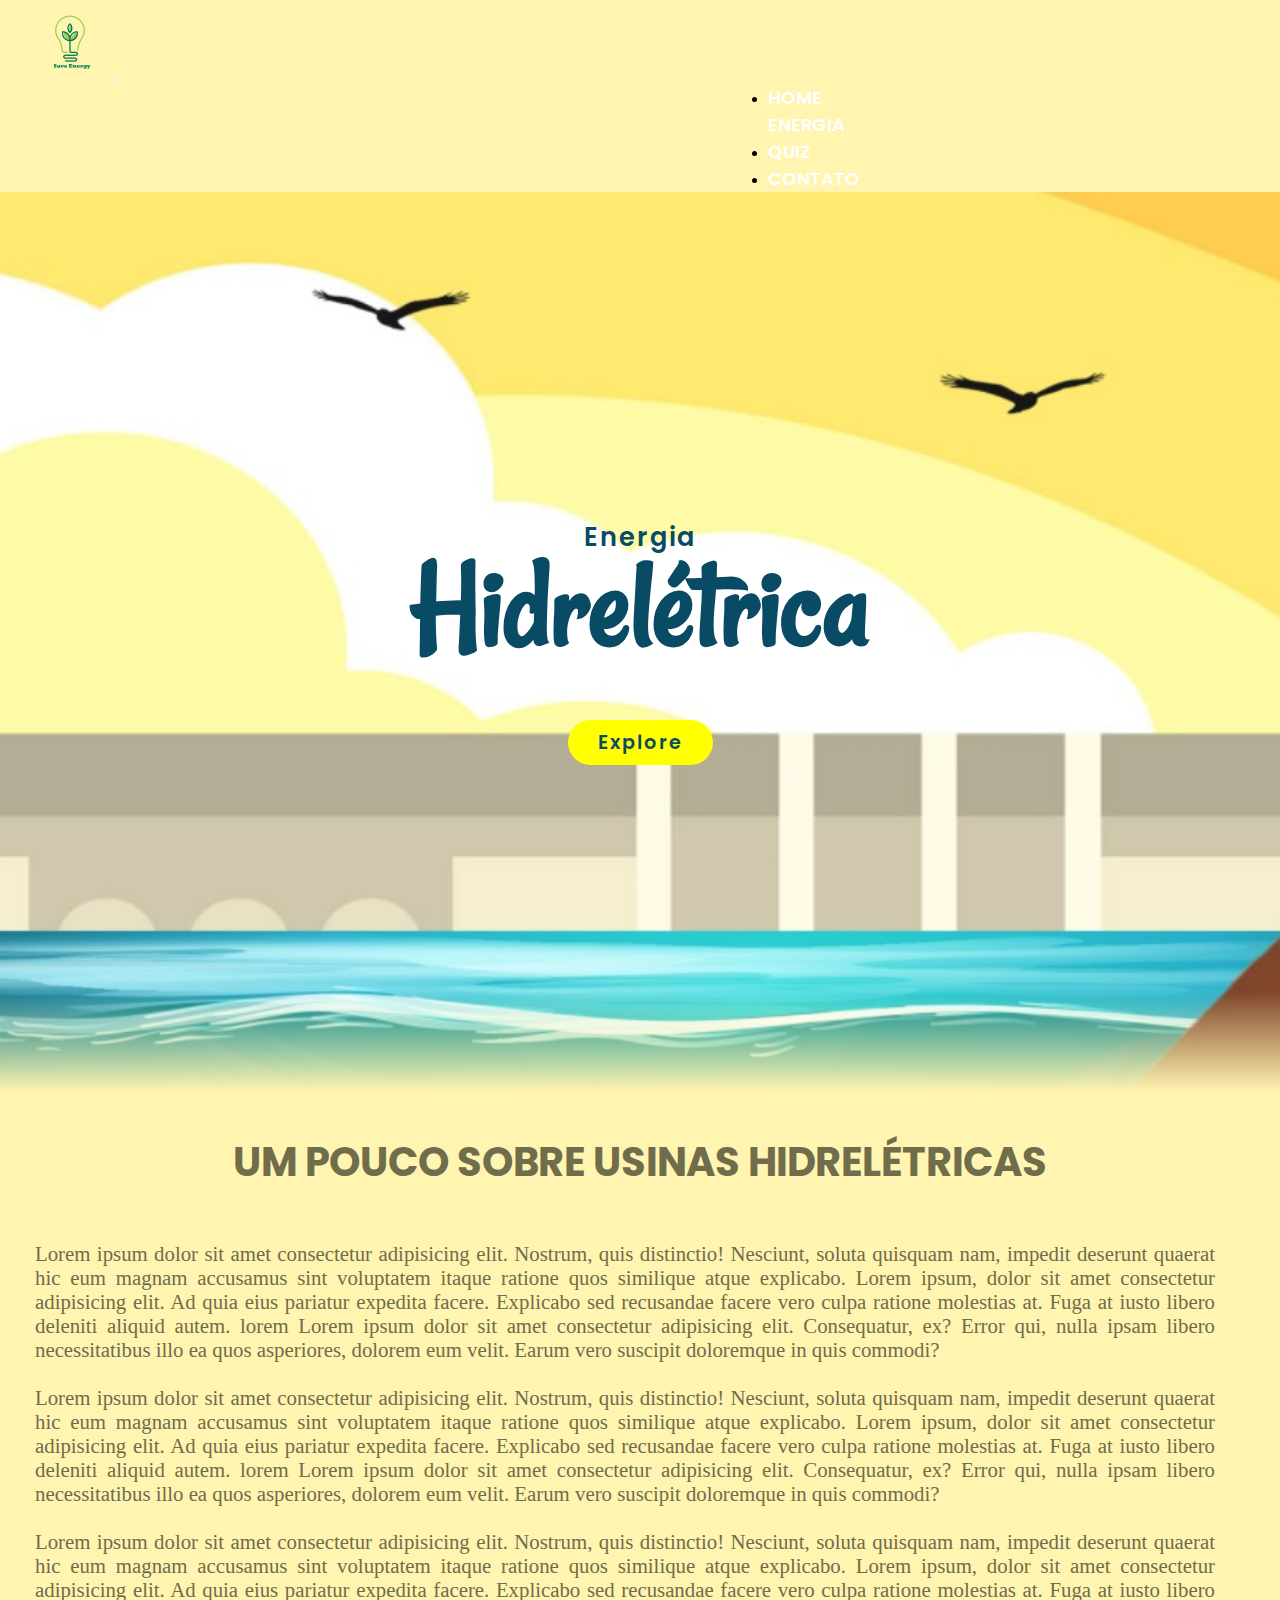
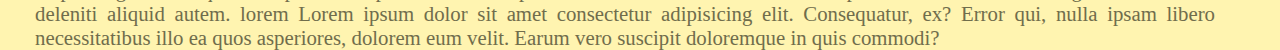
<file: hidro.html>
<!DOCTYPE html>
<html lang="pt-br">
<head>
    <meta charset="UTF-8">
    <meta http-equiv="X-UA-Compatible" content="IE=edge">
    <meta name="viewport" content="width=device-width, initial-scale=1.0">
    <link href="https://cdn.jsdelivr.net/npm/bootstrap@5.0.0-beta3/dist/css/bootstrap.min.css" rel="stylesheet" integrity="sha384-eOJMYsd53ii+scO/bJGFsiCZc+5NDVN2yr8+0RDqr0Ql0h+rP48ckxlpbzKgwra6" crossorigin="anonymous">
    <link rel="stylesheet" href="./css/scrool.css">
    <link rel="stylesheet" href="./css/style.CSS">
    <link rel="stylesheet" href="./css/menu-suspenso.css">
    <link rel="stylesheet" type="text/css" href="./css/parallax.css">
    <link rel="icon" type="image/png" href="./public/img/Save energy.png">
    <link rel="stylesheet" href="./css/transition.css">
    <title>Save Energy</title>
    
</head>
<body>
  <div class="transition transition-2 is-active"></div>
 

        <!----Menu e Banner----->
  <header id="nav-bar">
    <nav class="navbar navbar-expand-md navbar-default bg-dark fixed-top">
      <div class="container-fluid">
        <a class="navbar-brand" href="#">
          <img id="logo" src="./public/img/Save_energy_Full_Personalizado.png" alt="logo"/>
        </a>
        <button class="navbar-toggler" type="button" data-bs-toggle="collapse" data-bs-target="#navbarSupportedContent" aria-controls="navbarSupportedContent" aria-expanded="false" aria-label="Toggle navigation">
          <span class="navbar-toggler-icon"></span>
        </button>
        <div class="collapse navbar-collapse" id="navbarSupportedContent">
          <ul class="navbar-nav ml-auto">
            <li class="nav-item">
              <a id="link" class="nav-link active" aria-current="page" href="./index.html">Home</a>
            </li>
            <div class="dropdown">
              <a id="link" class="nav-link active" aria-current="page">Energia</a>
              <div class="dropdown-content">
                <a href="./solar.html">Solar</a>
                <a href="./bioenergia.html">Bioenergia</a>
                <a href="./eolica.html">Eolica</a>
                <a href="./hidro.html">Hidroeletrica</a>
              </div>
            </div>
            <li class="nav-item">
              <a id="link" class="nav-link active" aria-current="page" href="#">Quiz</a>
            </li>
            <li class="nav-item">
              <a id="link" class="nav-link active" aria-current="page" href="#">Contato</a>
            </li>
            
          </ul>
        </div>
      </div>
    </nav>
  </header>

    <section class="paralax">
        <h2 id="text"><span>Energia</span><br>Hidrelétrica</h2>
        <a href="#title" type="button" class="btn">Explore</a>
    </section>
  
    <div id="title">
        <h2>Um pouco sobre Usinas Hidrelétricas</h2>
    </div>

    <div  class="descrition">
        <p>Lorem ipsum dolor sit amet consectetur adipisicing elit. Nostrum, quis distinctio! Nesciunt, soluta quisquam nam, impedit deserunt quaerat hic eum magnam accusamus sint voluptatem itaque ratione quos similique atque explicabo. Lorem ipsum, dolor sit amet consectetur adipisicing elit. Ad quia eius pariatur expedita facere. Explicabo sed recusandae facere vero culpa ratione molestias at. Fuga at iusto libero deleniti aliquid autem. lorem Lorem ipsum dolor sit amet consectetur adipisicing elit. Consequatur, ex? Error qui, nulla ipsam libero necessitatibus illo ea quos asperiores, dolorem eum velit. Earum vero suscipit doloremque in quis commodi?<br><br></p>
        <p>Lorem ipsum dolor sit amet consectetur adipisicing elit. Nostrum, quis distinctio! Nesciunt, soluta quisquam nam, impedit deserunt quaerat hic eum magnam accusamus sint voluptatem itaque ratione quos similique atque explicabo. Lorem ipsum, dolor sit amet consectetur adipisicing elit. Ad quia eius pariatur expedita facere. Explicabo sed recusandae facere vero culpa ratione molestias at. Fuga at iusto libero deleniti aliquid autem. lorem Lorem ipsum dolor sit amet consectetur adipisicing elit. Consequatur, ex? Error qui, nulla ipsam libero necessitatibus illo ea quos asperiores, dolorem eum velit. Earum vero suscipit doloremque in quis commodi?<br><br></p>
        <p>Lorem ipsum dolor sit amet consectetur adipisicing elit. Nostrum, quis distinctio! Nesciunt, soluta quisquam nam, impedit deserunt quaerat hic eum magnam accusamus sint voluptatem itaque ratione quos similique atque explicabo. Lorem ipsum, dolor sit amet consectetur adipisicing elit. Ad quia eius pariatur expedita facere. Explicabo sed recusandae facere vero culpa ratione molestias at. Fuga at iusto libero deleniti aliquid autem. lorem Lorem ipsum dolor sit amet consectetur adipisicing elit. Consequatur, ex? Error qui, nulla ipsam libero necessitatibus illo ea quos asperiores, dolorem eum velit. Earum vero suscipit doloremque in quis commodi?</p>
    </div>

    
</body>
<!----JavaScript---->

<script src="https://ajax.googleapis.com/ajax/libs/jquery/3.5.1/jquery.min.js"></script>
<script src="https://cdn.jsdelivr.net/npm/bootstrap@5.0.0-beta3/dist/js/bootstrap.bundle.min.js" integrity="sha384-JEW9xMcG8R+pH31jmWH6WWP0WintQrMb4s7ZOdauHnUtxwoG2vI5DkLtS3qm9Ekf" crossorigin="anonymous"></script>
<script src="https://cdn.jsdelivr.net/npm/@popperjs/core@2.9.1/dist/umd/popper.min.js" integrity="sha384-SR1sx49pcuLnqZUnnPwx6FCym0wLsk5JZuNx2bPPENzswTNFaQU1RDvt3wT4gWFG" crossorigin="anonymous"></script>
<script src="https://cdn.jsdelivr.net/npm/bootstrap@5.0.0-beta3/dist/js/bootstrap.min.js" integrity="sha384-j0CNLUeiqtyaRmlzUHCPZ+Gy5fQu0dQ6eZ/xAww941Ai1SxSY+0EQqNXNE6DZiVc" crossorigin="anonymous"></script>
<script src="script/main_transition.js"></script>
<script src="./script/paralax-efeito.js"></script>
<script src="./script/nav-tranparent.js"></script>
<script src="./script/scrol.js"></script>
</html>
</file>
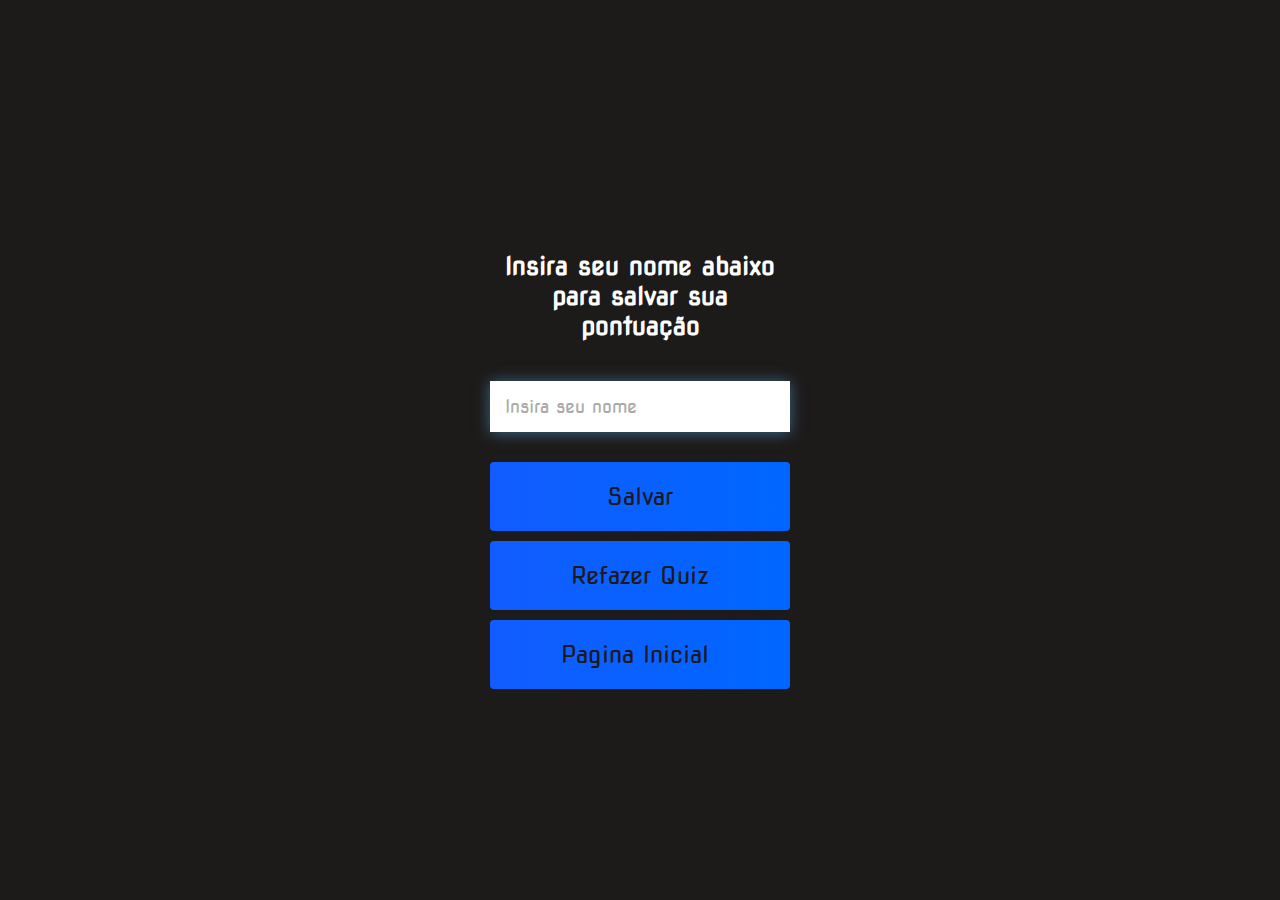
<file: quiz/end.html>
<!DOCTYPE html>
<html lang="pt-br">
<head>
    <meta charset="UTF-8">
    <meta http-equiv="X-UA-Compatible" content="IE=edge">
    <meta name="viewport" content="width=device-width, initial-scale=1.0">
    <link rel="stylesheet" href="https://pro.fontawesome.com/releases/v5.10.0/css/all.css" integrity="sha384-AYmEC3Yw5cVb3ZcuHtOA93w35dYTsvhLPVnYs9eStHfGJvOvKxVfELGroGkvsg+p" crossorigin="anonymous"/>
    <link rel="stylesheet" href="./css/style.css">
    <link rel="icon" type="image/png" href="../public/img/Save energy.png">
    <title>Quiz</title>
</head>
<body>
    <div class="container">
        <div id="end" class="flex-center flex-column">
            <h1 id="finalScore"></h1>
            <form class="end-form-container">
                <h2 id="end-text">Insira seu nome abaixo para salvar sua pontuação</h2>
                <input type="text" name="name" id="username" placeholder="Insira seu nome">
                <button class="btn" id="saveScoreBtn" type="submit" onclick="saveHighScore(event)" disabled>Salvar</button> 
            </form>
            <a href="./game.html" class="btn">Refazer Quiz</a>
            <a href="./quiz.html" class="btn">Pagina Inicial<i class="fas fa-home"></i></a>
        </div>
    </div>
    
</body>
<script type="text/javascript" src="./scripts/end.js"></script>
</html>
</file>
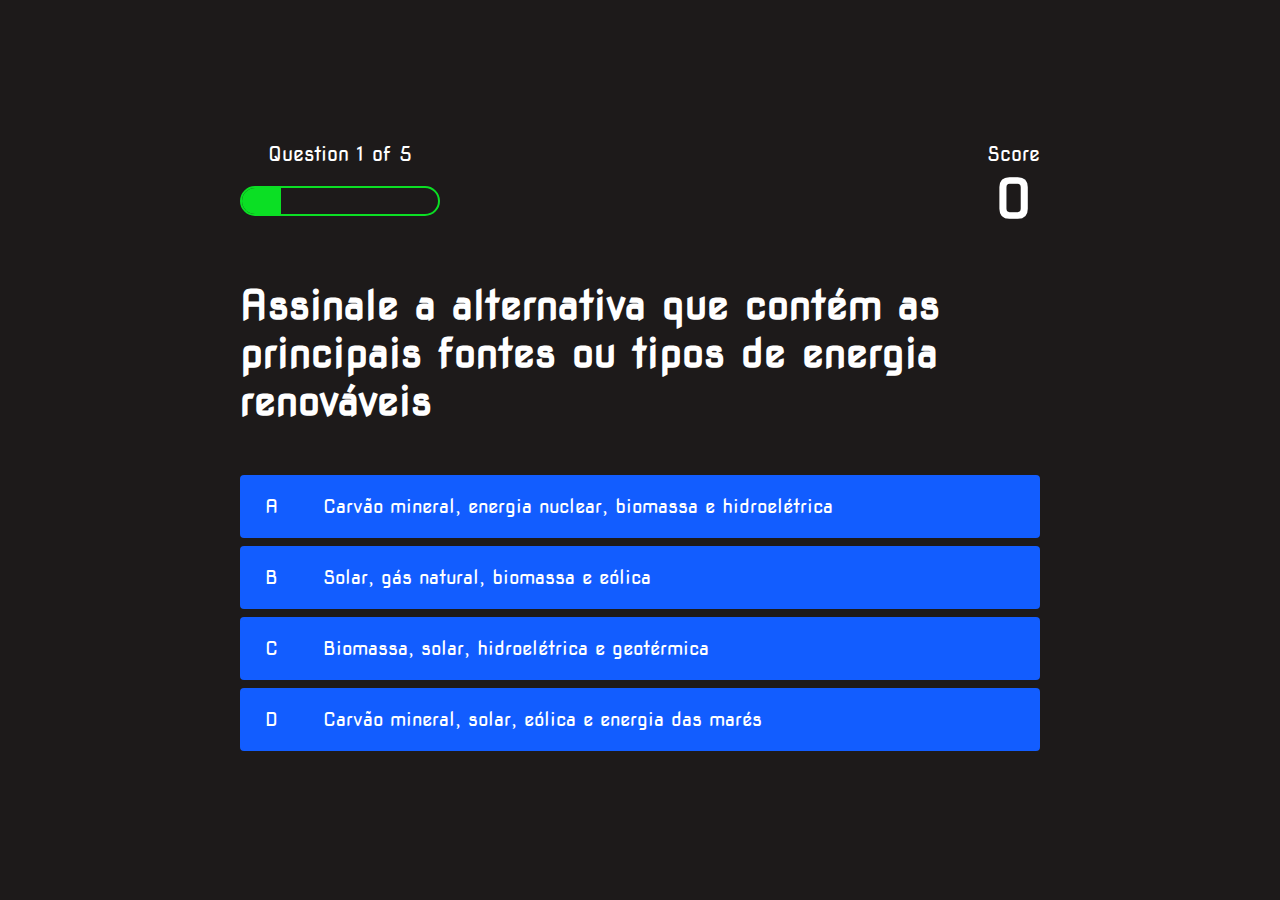
<file: quiz/game.html>
<!DOCTYPE html>
<html lang="pt-br">
<head>
    <meta charset="UTF-8">
    <meta http-equiv="X-UA-Compatible" content="IE=edge">
    <meta name="viewport" content="width=device-width, initial-scale=1.0">
    <link rel="stylesheet" href="https://pro.fontawesome.com/releases/v5.10.0/css/all.css" integrity="sha384-AYmEC3Yw5cVb3ZcuHtOA93w35dYTsvhLPVnYs9eStHfGJvOvKxVfELGroGkvsg+p" crossorigin="anonymous"/>
    <link rel="stylesheet" href="./css/style.css">
    <link rel="stylesheet" href="./css/game.css">
    <link rel="icon" type="image/png" href="../public/img/Save energy.png">
    <title>Quiz</title>
</head>
<body>
    <div class="container">
        <div id="game" class="justify-center flex-column">
            <div id="hud">
                <div id="hud-item">
                    <p id="progressText" class="hud-prefix">
                        Questôes
                    </p>
                    <div id="progressBar">
                        <div id="progressBar-full"></div>
                    </div>
                </div>
                <div class="hud-item">
                    <p class="hud-prefix">
                        Score
                    </p>
                    <h1 id="score" class="hud-main-text">
                        0
                    </h1>
                </div>
            </div>
            <h1 id="questiones">Qual é a resposta para esta questão? </h1>
            <div class="choice-container">
                <p class="choice-prefix">A</p>
                <p class="choice-text" data-number="1">Escolha</p>
            </div>
            <div class="choice-container">
                <p class="choice-prefix">B</p>
                <p class="choice-text" data-number="2">Escolha 2</p>
            </div>
            <div class="choice-container">
                <p class="choice-prefix">C</p>
                <p class="choice-text" data-number="3">Escolha 3</p>
            </div>
            <div class="choice-container">
                <p class="choice-prefix">D</p>
                <p class="choice-text" data-number="4">Escolha 4</p>
            </div>
        </div>
    </div>
    
</body>

<!----Scripts----->
<script type="text/javascript" src = "./scripts/game.js"></script>
</html>
</file>
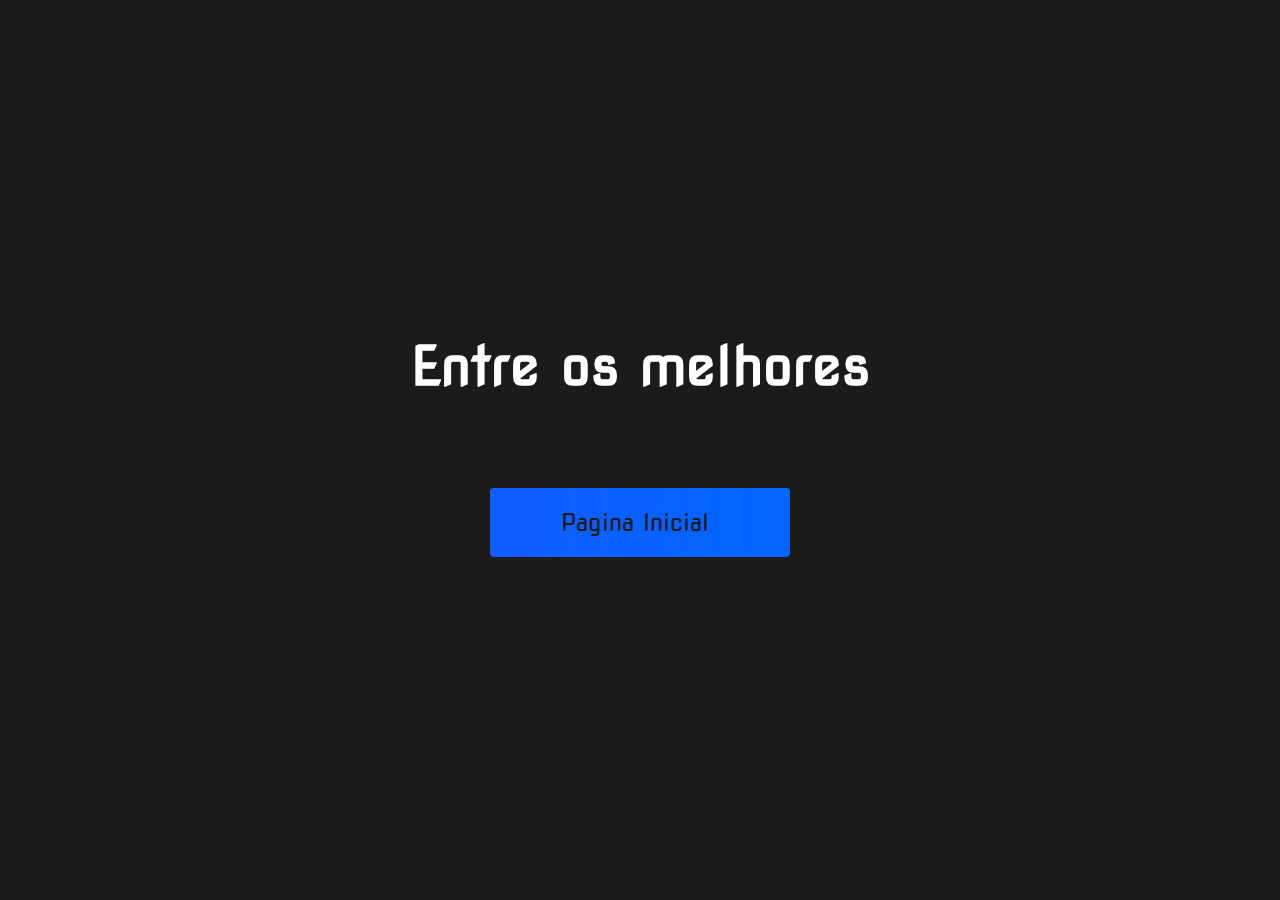
<file: quiz/highscores.html>
<!DOCTYPE html>
<html lang="pt-br">
<head>
    <meta charset="UTF-8">
    <meta http-equiv="X-UA-Compatible" content="IE=edge">
    <meta name="viewport" content="width=device-width, initial-scale=1.0">
    <link rel="stylesheet" href="https://pro.fontawesome.com/releases/v5.10.0/css/all.css" integrity="sha384-AYmEC3Yw5cVb3ZcuHtOA93w35dYTsvhLPVnYs9eStHfGJvOvKxVfELGroGkvsg+p" crossorigin="anonymous"/>
    <link rel="stylesheet" href="./css/style.css">
    <link rel="stylesheet" href="./css/highscores.css">
    <link rel="icon" type="image/png" href="../public/img/Save energy.png">
    <title>High Score</title>
</head>
<body>
    <div class="container">
        <div id="highScores" class="flex-center flex-column">
            <h1 id = "finalScore">Entre os melhores</h1>
            <ul id="highScoreList"></ul>
            <a href="./quiz.html" class="btn">Pagina Inicial<i class="fas fa-home"></i></a>
        </div>
    </div>
    
</body>
<script type = "text/javascript" src = "./scripts/highscores.js"></script>
</html>
</file>
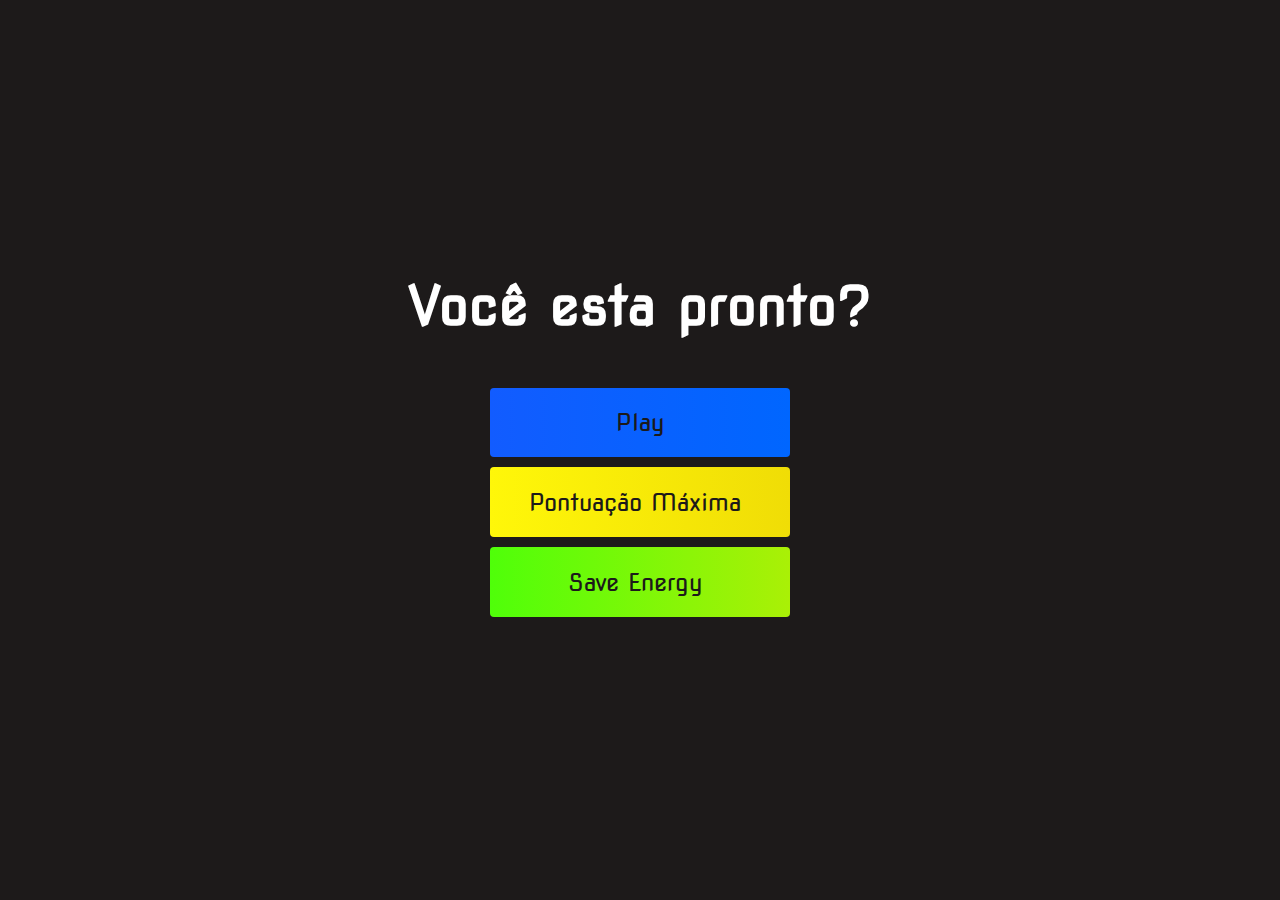
<file: quiz/quiz.html>
<!DOCTYPE html>
<html lang="pt-br">
<head>
    <meta charset="UTF-8">
    <meta http-equiv="X-UA-Compatible" content="IE=edge">
    <meta name="viewport" content="width=device-width, initial-scale=1.0">
    <link rel="stylesheet" href="https://pro.fontawesome.com/releases/v5.10.0/css/all.css" integrity="sha384-AYmEC3Yw5cVb3ZcuHtOA93w35dYTsvhLPVnYs9eStHfGJvOvKxVfELGroGkvsg+p" crossorigin="anonymous"/>
    <link rel="stylesheet" href="./css/style.css">
    <link rel="icon" type="image/png" href="../public/img/Save energy.png">
    <title>Quiz</title>
</head>
<body>
    <div class="transition transition-2 is-active"></div>
    
    <div class="container">
        <div id="home" class="flex-column flex-center">
            <h1>Você esta pronto?</h1>
            <a href="./game.html" class="btn">Play</a>
            <a href="./highscores.html" id="highscore-btn" class="btn">Pontuação Máxima <i class="fas fa-crown"></i></a>
            <a href="../index.html" id="energy-btn" class="btn">Save Energy<i class="fas fa-tree"></i></a>
        </div>
    </div>
    
</body>
<script src="../script/main_transition.js"></script>
</html>
</file>
<file: css/scrool.css>
::-webkit-scrollbar{
    width: 10px;
    background-color: #242424;
}

::-webkit-scrollbar-thumb{
    background-color: #FAE661;
    border-radius: 10px;
}
</file>
<file: css/style.CSS>
@import url('https://fonts.googleapis.com/css2?family=Poppins:wght@400;600;700&display=swap');
* {
  padding: 0;
  margin:0;
}
body{
    background-color: #FFF4B0;
}
a {
  text-decoration: none;
}
#logo{
  margin-left: 30px;
}
.navbar-nav{
  padding-left: 60%;
}
#link {
  margin-right: 30px;
  font-size:18px;
  color: #fff;
  text-transform: uppercase;
  font-weight: 600;
  font-family: 'Poppins', sans-serif;
}
#link:hover{
  margin-right: 30px;
  background-color: #616661;
  color: #fff;
  border-radius:20px;
}

.navbar-toggler span{
  color: #fff;
  background-image: url("https://img.icons8.com/material/24/000000/menu--v4.png");
}

#fundo{
  background-image: url(https://fia.com.br/blog/wp-content/uploads/2019/02/energia-sustentavel-o-que.jpg);
  background-size: cover;
  background-position: top center;
  position: relative;
  z-index: 1;
  height: 100vh;
  width: 100%;
  display: flex;
  align-items: center;
  justify-content: center;
}

#fundo::after{
  content: '';
  position: absolute;
  left: 0;
  top: 0;
  height: 100%;
  width: 100%;
  background-color:#9b7020;
  opacity: .2;
  z-index: 2;
}

.bg-dark{
  background: transparent !important;
}
.bg-dark.scrolled{
  background: #242424 !important; 
}

#title h2{
  margin-top:40px;
  font-size:40px;
  color: #706d4c;
  text-transform: uppercase;
  font-weight:700;
  font-family: 'Poppins', sans-serif;
  text-align: center;
}

.descrition
{
   margin-top: 50px;
   margin-left: 50px;
   margin-right: 50px;
}
.descrition p
{
    font-size: 1.3em;
    color: #706d4c;
    text-align: justify; 
    position: relative; 
    right: 15px;
}
.descrition ul
{
    font-size: 1.3em;
    color: #706d4c;
    text-align: justify; 
    position: relative; 
    right:5px;
}

.descrition table
{
    font-size: 1.3em;
    color: #706d4c;
    text-align: justify; 
    position: relative; 
    right:5px;
}

#imagens_text{
  position: relative;
  float: right;
  height: 500px; 
  width: 700px;
}

#video{
  position: relative;
  float: right;
  z-index: 5;
}

#imagens_textG{
  width:935px;
  height:555px;
}

table, th, td {
  border: 1px solid black;
  padding: 15px;
}

.content-table{
  display:flex;
  margin: auto;
}

.tableHome{
  
  width: 100%;
  margin-bottom: 20px;
  text-align: center;
  
}

.img-site{
  height: 10%;
  width: 100%;
  margin-top: 30px;
  background-image: url(https://blog.kisoltec.com.br/wp-content/uploads/2019/06/296288-linked-content-post-satelite-energia-renovavel-no-brasil-veja-a-situacao-atual-e-projecoes-futuras.jpg);
  background-position: center top;
  background-repeat: no-repeat;
  background-size:cover;
  background-attachment: fixed;
  padding-top: 100px;
  padding-bottom: 100px;
  position: relative;
}

#frase{
  color: white;
  font-family: 'Poppins', sans-serif;
  font-size: 2rem;
  font-weight: 600;
  text-align: left;
}

#qBtn{
  text-decoration: none;
  display: inline-block;
  border: 1px solid black;
  background: linear-gradient(90deg, rgb(79, 255, 9) 0%, rgb(170, 240, 6) 100%);
  padding: 10px 30px 10px 30px;
  font-size:18px;
  color: #000;
  font-weight: 600;
  font-family: 'Poppins', sans-serif;
  box-shadow: 0 0.4rem 1.4rem 0 rgba(81, 255, 0, 0.5);
  z-index: 1000;
  position: relative;
}
#qBtn:hover{
  color: rgb(255, 255, 255);
  background: linear-gradient(90deg, rgb(72, 85, 67) 0%, rgb(51, 53, 45) 100%);
  box-shadow: 0 0.4rem 1.4rem 0 rgba(46, 48, 46, 0.5);
}


hr{
  width: 100%;
  color: #fff;
  height:5px;
}



@media only screen and (max-width: 768px) {
  #title h2{
    font-size:30px;
  }
  #video{
    float:none;
    justify-content: center;
    display:flex;
  }
  .content-table{
    width: 94%;
  }

  .tableHome th{
    display:flex;
    flex-direction:column;
  }
  .tableHome td{
    display:flex;
    flex-direction:column;
  }

  #imagens_text{
    position: relative;
    float: none;
    width:300px;
    height:300px;
    display: flex;
    justify-content: center;
    align-items: center;
  }

  #imagens_textG{
    float:none;
    width:300px;
    height:300px;
    display: flex;
    justify-content: center;
    align-items: center;
  }

}
</file>
<file: css/menu-suspenso.css>
.dropdown {
    position: relative;
    display: inline-block;
  }
  
  .dropdown-content {
    display: none;
    position: absolute;
    background-color: #f1f1f1;
    min-width: 160px;
    box-shadow: 0px 8px 16px 0px rgba(0,0,0,0.2);
    z-index: 4;
  }
  
  .dropdown-content a {
    color: black;
    padding: 12px 16px;
    text-decoration: none;
    display: block;
    z-index: 4;
  }
  
  .dropdown-content a:hover {background-color: #ddd;}
  
  .dropdown:hover .dropdown-content {display: block;}
  
  .dropdown {
    position: relative;
    display: inline-block;
  }
  
  .dropdown-content {
    display: none;
    position: absolute;
    background-color: transparent !important;
    min-width: 160px;
    box-shadow: 0px 8px 16px 0px rgba(0,0,0,0.2);
    z-index: 4;
  }
  .dropdown-content.scrolled{
    background-color: #242424 !important;
  }

  
  .dropdown-content a {
    font-size:15px;
    color: #fff;
    text-transform: uppercase;
    font-weight: 600;
    font-family: 'Poppins', sans-serif;
    padding: 12px 16px;
    text-decoration: none;
    display: block;
  }
  
  .dropdown-content a:hover {
    background-color: #ddd;
    color: #242424;
  }
</file>
<file: css/parallax.css>
@import url('https://fonts.googleapis.com/css?family=Poppins:300,400,500,600,700,800,900&display=swap');
@import url('https://fonts.googleapis.com/css2?family=Rancho&display=swap');

.description
{
    text-justify: auto;
}
.paralax
{
  background-image: url("../public/img/lax.jpg");
  background-size: cover;
  background-position: top center;
  position: relative;
  z-index: 1;
  height: 100vh;
  width: 100%;
  display: flex;
  align-items: center;
  justify-content: center;
}
.paralax::before
{
    content: '';
    position: absolute;
    bottom: 0;
    left: 0;
    width: 100%;
    height: 100px;
    background: linear-gradient(to top, #FFF4B0,transparent);
    z-index: 10;
}

.paralax #text
{
    position: absolute;
    color: #094b65;
    font-size: 10vw;
    text-align: center;
    line-height: 0.55em;
    font-family: 'Rancho', cursive;
    font-weight: 600;
    transform: translateY(-50%);
}

.paralax #text span
{
    font-size: 0.20em;
    letter-spacing: 2px;
    font-weight: 600;
    font-family: 'Poppins', sans-serif;
}
.btn
{
    text-decoration: none;
    display: inline-block;
    padding: 8px 30px;
    background: #ff0;
    font-size: 1.2em;
    font-weight: 600;
    letter-spacing: 2px;
    border-radius: 40px;
    transform: translateY(100px);
    font-family: 'Poppins', sans-serif;
    color: #094b65;
}
.btn:hover{
    background-color: #616661;
    color: #fff;
}
@media only screen and (max-width: 768px) {
    .paralax #text{
        font-size: 20vw;
    }
}
</file>
<file: css/transition.css>
.transition-1 {
    position: fixed;
    top: 0;
    left: 0;
    right: 0;
    bottom: 0;
    z-index: 101;
    background-color: #242424;
    opacity: 0;
    pointer-events: none;
    transition: 0.5s ease-out;
}

.transition-1.is-active {
    opacity: 1;
    pointer-events: all;
}

/*Transição 2*/
.transition-2 {
    position: fixed;
    top: 0;
    left: -100%;
    width: 100%;
    right: 0;
    bottom: 0;
    z-index: 101;
    background-color: #242424;
    transition: 0.5s ease-out;
}

.transition-2.is-active {
    left: 0px;
}
</file>
<file: quiz/css/style.css>
@import url('https://fonts.googleapis.com/css2?family=Nova+Square&display=swap');

:root{
    background-color: rgb(29,26,26);
}

*{
    box-sizing: border-box;
    margin:0;
    padding:0;
    font-size:62.5%;
    font-family: 'Nova Square', cursive;
}

h1{
    font-size: 5.4rem;
    color: #fff;
    margin-bottom: 5rem;
}

h2{
    font: size 4.2rem;
    margin-bottom: 4rem;
}

.container{
    width: 100vw;
    height: 100vh;
    display:flex;
    justify-content: center;
    align-items: center;
    max-width:80rem;
    margin: 0 auto;
    padding: 2rem;
}

.flex-column{
    display: flex;
    flex-direction: column;
}

.flex-center{
    justify-content: center;
    align-items: center;
}

.justify-center{
    justify-content: center;
}

.text-center{
    text-align: center;
}

.hidden{
    display: none;
}

.btn{
    font-size: 2.4rem;
    padding: 2rem 0;
    width:30rem;
    text-align: center;
    margin-bottom: 1rem;
    text-decoration: none;
    color: rgb(28,26,26);
    background: linear-gradient(90deg, rgb(18,92,255) 0%, rgb(0,102,255) 100%);
    border-radius:4px;
}

.btn:hover{
    cursor: pointer;
    box-shadow: 0 0.4rem 1.4rem 0 rgb(8,114,244,0.6);
    transition: transform 150ms;
    transform: scale(1.03);
}

.btn[disabled]:hover{
    cursor: not-allowed;
    box-shadow: none;
    transform: none;
}

#highscore-btn{
    background: linear-gradient(90deg, rgb(255,247,9) 0%, rgb(240,221,6) 100%);
}

#highscore-btn:hover{
    box-shadow: 0 0.4rem 1.4rem 0 rgb(255,255,0,0.5);
}

#energy-btn{
    background: linear-gradient(90deg, rgb(79, 255, 9) 0%, rgb(170, 240, 6) 100%);
}

#energy-btn:hover{
    box-shadow: 0 0.4rem 1.4rem 0 rgba(81, 255, 0, 0.5);
}

.fa-crown{
    font-size:2.5rem;
    margin-left: 1rem;
}

.fa-tree{
    font-size:2.5rem;
    margin-left: 1rem;
}

/* End quiz*/

.end-form-container{
    width: 100%;
    display: flex;
    flex-direction: column;
    align-items: center;
    max-width:30rem;
}

input{
    margin-bottom: 1rem;
    width:20rem;
    padding: 1.5rem;
    font-size:1.8rem;
    border: none;
    box-shadow: 0 0.1rem 1.4rem 0 rgba(86,185,235,0.5);
}

input::placeholder{
    color: #aaa;
}

#username{
    margin-bottom: 3rem;
    width: 100%;
    outline: none;
}

#end-text{
    font-size:2.5rem;
    color: #fff;
    text-align: center;
}

#saveScoreBtn{
    border: none;
}

.fa-home{
    margin-left: 1rem;
    font-size: 2rem;
    color: rgb(28,26,26);
}
</file>
<file: quiz/css/game.css>
body{
    color:#fff;
}
#questiones{
    font-size:4rem;
}

.choice-container{
    display: flex;
    margin-bottom: 0.8rem;
    width: 100%;
    border-radius: 4px;
    background: rgb(18,93,255);
    font-size:3rem;
    min-width: 80rem;
}

.choice-container:hover{
    cursor: pointer;
    box-shadow: 0 0.4rem 1.4rem 0 rgb(6,103,247,0.5);
    transform: scale(1.02);
    transform: transform 100ms;
}

.choice-prefix{
    padding: 2rem 2.5rem;
    color: #fff;
}

.choice-text{
    padding: 2rem;
    width: 100%;
}

.correct{
    background: linear-gradient(32deg, rgb(11,223,36) 0%, rgb(41,232,111) 100%);
}

.incorrect{
    background: linear-gradient(32deg, rgb(230,29,29,1) 0%, rgb(224,11,11,1) 100%);
}

/* Up Display*/

#hud{
    display:flex;
    justify-content:space-between;
}

.hud-prefix{
    text-align: center;
    font-size:2rem;
}

.hud-main-text{
    text-align: center;
}

#progressBar{
    width:20rem;
    height:3rem;
    border:0.2rem solid rgb(11,223,36);
    margin-top: 2rem;
    border-radius:50px;
    overflow:hidden;
}

#progressBar-full{
    height:100%;
    width:0%;
    background: rgb(11,223,36);
}

@media screen and (max-width: 768px){
    .choice-container{
        min-width:40rem;
    }
}
</file>
<file: quiz/css/highscores.css>
body{
    color:#fff;
}

#highScoreList{
    list-style: none;
    margin-bottom: 4rem;
}

.high-score{
    font-size:2.8rem;
    margin-bottom: 0.5rem;
}
</file>
